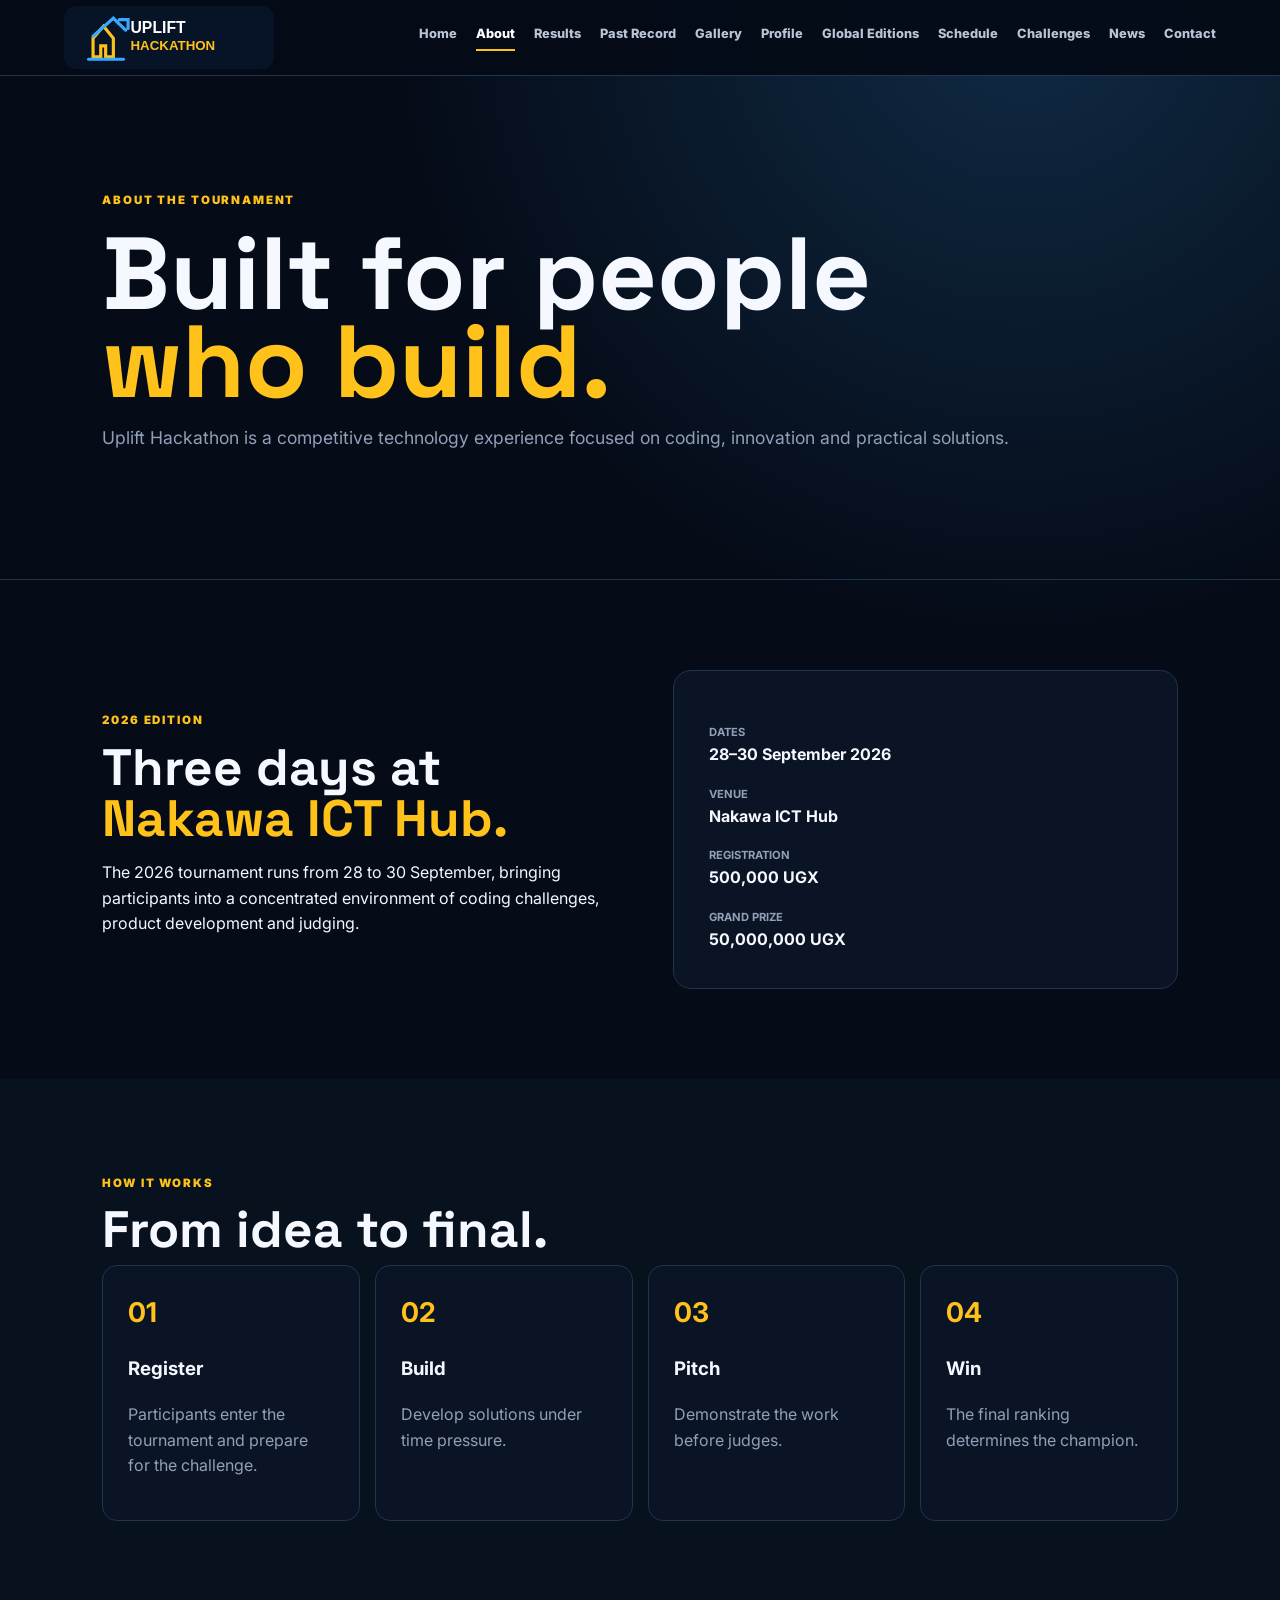
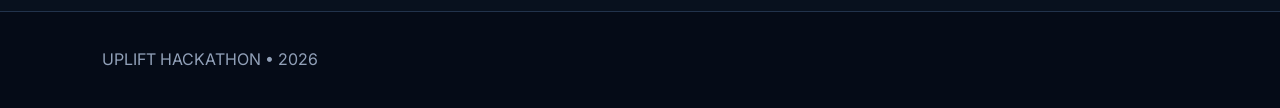
<file: about.html>
<!doctype html><html><head><meta charset="utf-8"><meta name="viewport" content="width=device-width,initial-scale=1"><title>About | Uplift Hackathon</title><link rel="stylesheet" href="style.css"><link rel="icon" href="images/logo.svg"></head><body><header class="nav"><a class="logo" href="index.html"><img src="images/logo.svg"></a><button class="hamburger">☰</button><nav><a href="index.html">Home</a><a class="active" href="about.html">About</a><a href="results.html">Results</a><a href="past.html">Past Record</a><a href="gallery.html">Gallery</a><a href="ssebunya.html">Profile</a><a href="international.html">Global Editions</a><a href="schedule.html">Schedule</a><a href="challenges.html">Challenges</a><a href="news.html">News</a><a href="contact.html">Contact</a></nav></header><main><section class="page-hero"><span class="kicker">ABOUT THE TOURNAMENT</span><h1>Built for people<br><span>who build.</span></h1><p>Uplift Hackathon is a competitive technology experience focused on coding, innovation and practical solutions.</p></section><section class="section split"><div><span class="kicker">2026 EDITION</span><h2>Three days at <span>Nakawa ICT Hub.</span></h2><p>The 2026 tournament runs from 28 to 30 September, bringing participants into a concentrated environment of coding challenges, product development and judging.</p></div><div class="info-box"><b>DATES</b><strong>28–30 September 2026</strong><b>VENUE</b><strong>Nakawa ICT Hub</strong><b>REGISTRATION</b><strong>500,000 UGX</strong><b>GRAND PRIZE</b><strong>50,000,000 UGX</strong></div></section><section class="section dark"><span class="kicker">HOW IT WORKS</span><h2>From idea to final.</h2><div class="steps"><div><b>01</b><h3>Register</h3><p>Participants enter the tournament and prepare for the challenge.</p></div><div><b>02</b><h3>Build</h3><p>Develop solutions under time pressure.</p></div><div><b>03</b><h3>Pitch</h3><p>Demonstrate the work before judges.</p></div><div><b>04</b><h3>Win</h3><p>The final ranking determines the champion.</p></div></div></section></main><footer>UPLIFT HACKATHON • 2026</footer><script src="script.js"></script></body></html>
</file>
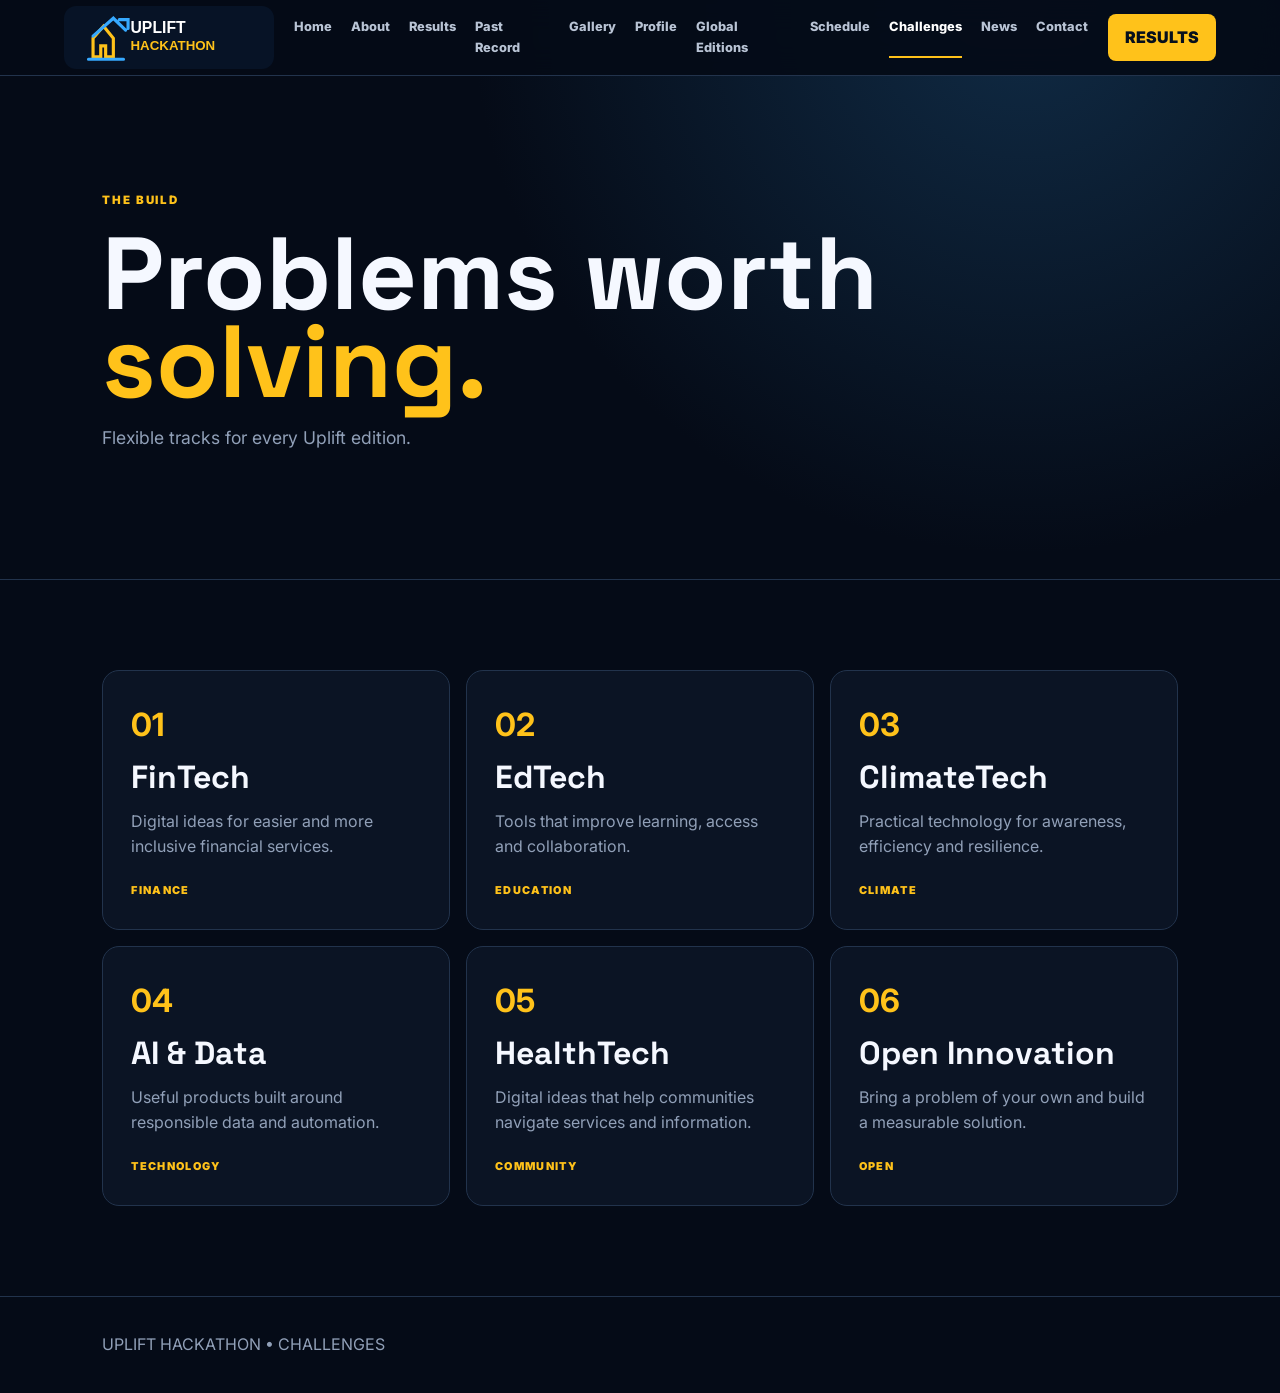
<file: challenges.html>
<!doctype html><html lang="en"><head><meta charset="utf-8"><meta name="viewport" content="width=device-width,initial-scale=1"><title>Challenges | Uplift Hackathon</title><link rel="stylesheet" href="style.css"></head><body>
<header class="nav"><a class="logo" href="index.html"><img src="images/logo.svg"></a><button class="hamburger">☰</button><nav><a href="index.html">Home</a><a href="about.html">About</a><a href="results.html">Results</a><a href="past.html">Past Record</a><a href="gallery.html">Gallery</a><a href="ssebunya.html">Profile</a><a href="international.html">Global Editions</a><a href="schedule.html">Schedule</a><a class="active" href="challenges.html">Challenges</a><a href="news.html">News</a><a href="contact.html">Contact</a></nav><a class="nav-btn" href="results.html">RESULTS</a></header>
<main><section class="page-hero"><span class="kicker">THE BUILD</span><h1>Problems worth<br><span>solving.</span></h1><p>Flexible tracks for every Uplift edition.</p></section>
<section class="section"><div class="challenge-grid"><article><b>01</b><h2>FinTech</h2><p>Digital ideas for easier and more inclusive financial services.</p><span>FINANCE</span></article><article><b>02</b><h2>EdTech</h2><p>Tools that improve learning, access and collaboration.</p><span>EDUCATION</span></article><article><b>03</b><h2>ClimateTech</h2><p>Practical technology for awareness, efficiency and resilience.</p><span>CLIMATE</span></article><article><b>04</b><h2>AI & Data</h2><p>Useful products built around responsible data and automation.</p><span>TECHNOLOGY</span></article><article><b>05</b><h2>HealthTech</h2><p>Digital ideas that help communities navigate services and information.</p><span>COMMUNITY</span></article><article><b>06</b><h2>Open Innovation</h2><p>Bring a problem of your own and build a measurable solution.</p><span>OPEN</span></article></div></section></main><footer>UPLIFT HACKATHON • CHALLENGES</footer><script src="script.js"></script></body></html>
</file>
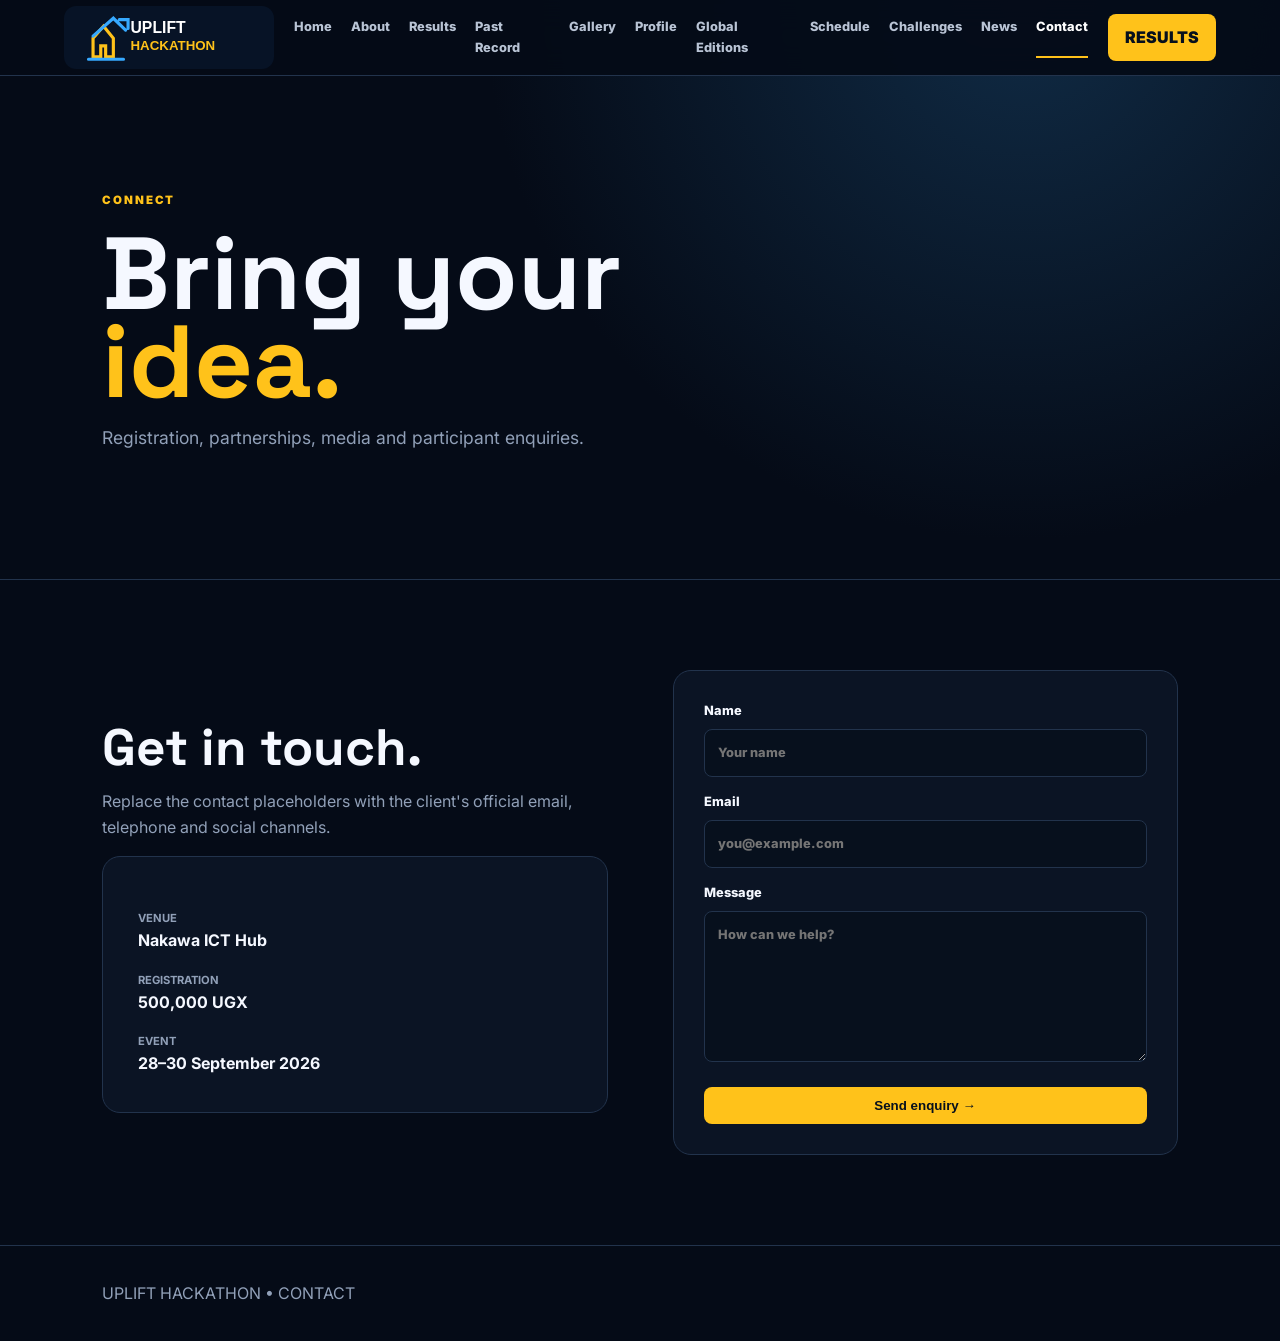
<file: contact.html>
<!doctype html><html lang="en"><head><meta charset="utf-8"><meta name="viewport" content="width=device-width,initial-scale=1"><title>Contact | Uplift Hackathon</title><link rel="stylesheet" href="style.css"></head><body>
<header class="nav"><a class="logo" href="index.html"><img src="images/logo.svg"></a><button class="hamburger">☰</button><nav><a href="index.html">Home</a><a href="about.html">About</a><a href="results.html">Results</a><a href="past.html">Past Record</a><a href="gallery.html">Gallery</a><a href="ssebunya.html">Profile</a><a href="international.html">Global Editions</a><a href="schedule.html">Schedule</a><a href="challenges.html">Challenges</a><a href="news.html">News</a><a class="active" href="contact.html">Contact</a></nav><a class="nav-btn" href="results.html">RESULTS</a></header>
<main><section class="page-hero"><span class="kicker">CONNECT</span><h1>Bring your<br><span>idea.</span></h1><p>Registration, partnerships, media and participant enquiries.</p></section>
<section class="section split"><div><h2>Get in touch.</h2><p class="muted">Replace the contact placeholders with the client's official email, telephone and social channels.</p><div class="info-box"><b>VENUE</b><strong>Nakawa ICT Hub</strong><b>REGISTRATION</b><strong>500,000 UGX</strong><b>EVENT</b><strong>28–30 September 2026</strong></div></div><form class="contact-form"><label>Name<input placeholder="Your name"></label><label>Email<input type="email" placeholder="you@example.com"></label><label>Message<textarea rows="6" placeholder="How can we help?"></textarea></label><button class="gold-btn" type="button">Send enquiry →</button></form></div></section></main><footer>UPLIFT HACKATHON • CONTACT</footer><script src="script.js"></script></body></html>
</file>
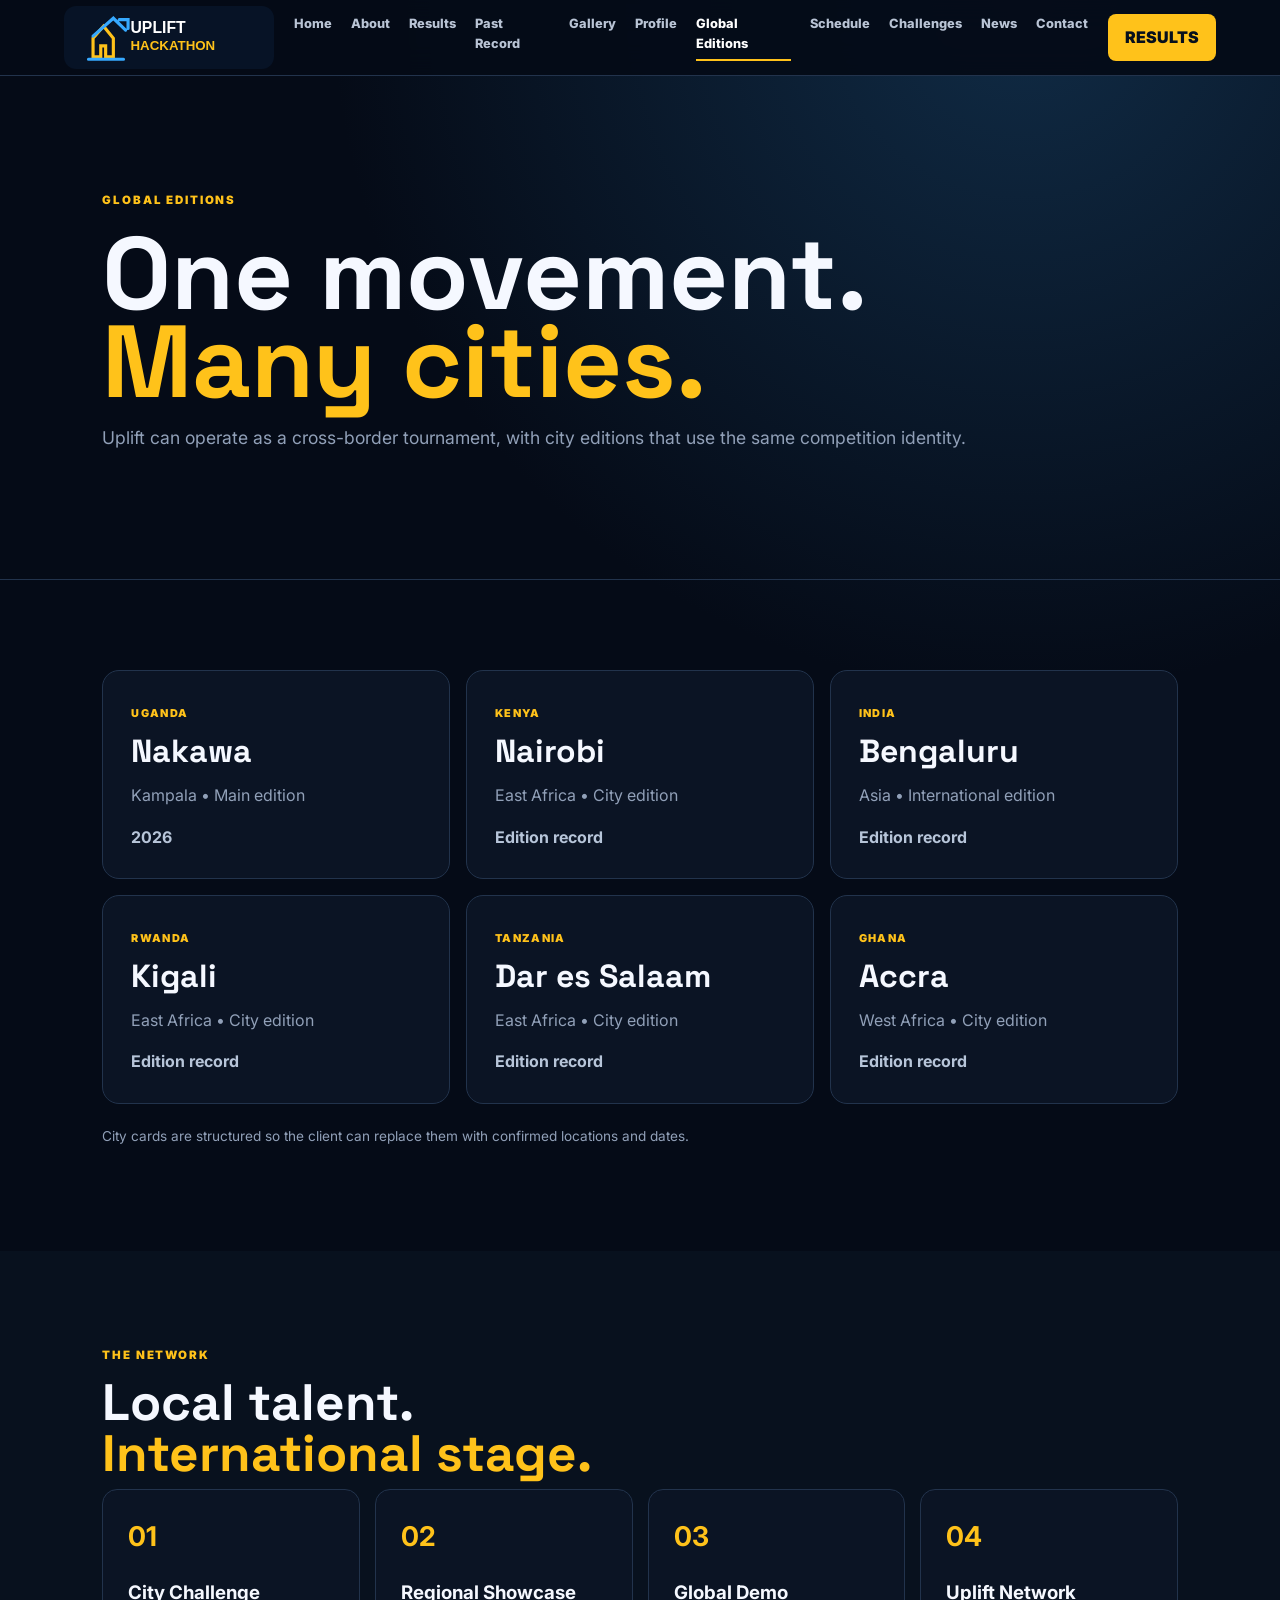
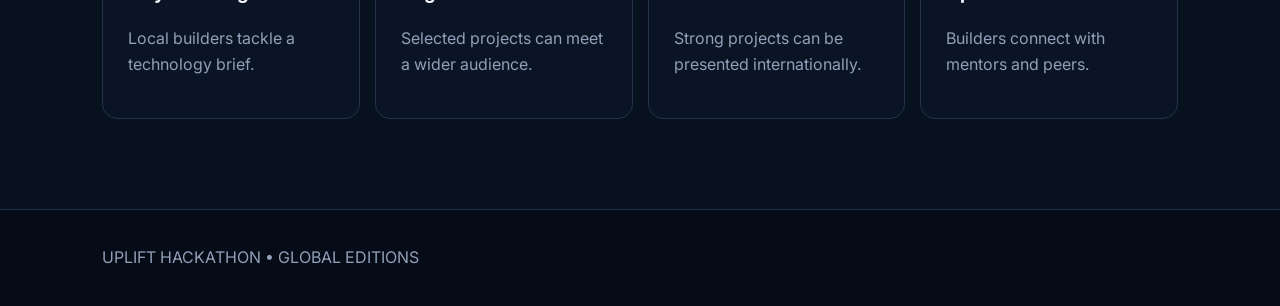
<file: international.html>
<!doctype html><html lang="en"><head><meta charset="utf-8"><meta name="viewport" content="width=device-width,initial-scale=1"><title>Global Editions | Uplift Hackathon</title><link rel="stylesheet" href="style.css"></head><body>
<header class="nav"><a class="logo" href="index.html"><img src="images/logo.svg"></a><button class="hamburger">☰</button><nav><a href="index.html">Home</a><a href="about.html">About</a><a href="results.html">Results</a><a href="past.html">Past Record</a><a href="gallery.html">Gallery</a><a href="ssebunya.html">Profile</a><a class="active" href="international.html">Global Editions</a><a href="schedule.html">Schedule</a><a href="challenges.html">Challenges</a><a href="news.html">News</a><a href="contact.html">Contact</a></nav><a class="nav-btn" href="results.html">RESULTS</a></header>
<main><section class="page-hero"><span class="kicker">GLOBAL EDITIONS</span><h1>One movement.<br><span>Many cities.</span></h1><p>Uplift can operate as a cross-border tournament, with city editions that use the same competition identity.</p></section>
<section class="section"><div class="country-grid">
<div class="country-card"><span>UGANDA</span><h2>Nakawa</h2><p>Kampala • Main edition</p><b>2026</b></div>
<div class="country-card"><span>KENYA</span><h2>Nairobi</h2><p>East Africa • City edition</p><b>Edition record</b></div>
<div class="country-card"><span>INDIA</span><h2>Bengaluru</h2><p>Asia • International edition</p><b>Edition record</b></div>
<div class="country-card"><span>RWANDA</span><h2>Kigali</h2><p>East Africa • City edition</p><b>Edition record</b></div>
<div class="country-card"><span>TANZANIA</span><h2>Dar es Salaam</h2><p>East Africa • City edition</p><b>Edition record</b></div>
<div class="country-card"><span>GHANA</span><h2>Accra</h2><p>West Africa • City edition</p><b>Edition record</b></div>
</div><p class="small-note">City cards are structured so the client can replace them with confirmed locations and dates.</p></section>
<section class="section dark"><span class="kicker">THE NETWORK</span><h2>Local talent.<br><span>International stage.</span></h2><div class="steps"><div><b>01</b><h3>City Challenge</h3><p>Local builders tackle a technology brief.</p></div><div><b>02</b><h3>Regional Showcase</h3><p>Selected projects can meet a wider audience.</p></div><div><b>03</b><h3>Global Demo</h3><p>Strong projects can be presented internationally.</p></div><div><b>04</b><h3>Uplift Network</h3><p>Builders connect with mentors and peers.</p></div></div></section></main><footer>UPLIFT HACKATHON • GLOBAL EDITIONS</footer><script src="script.js"></script></body></html>
</file>
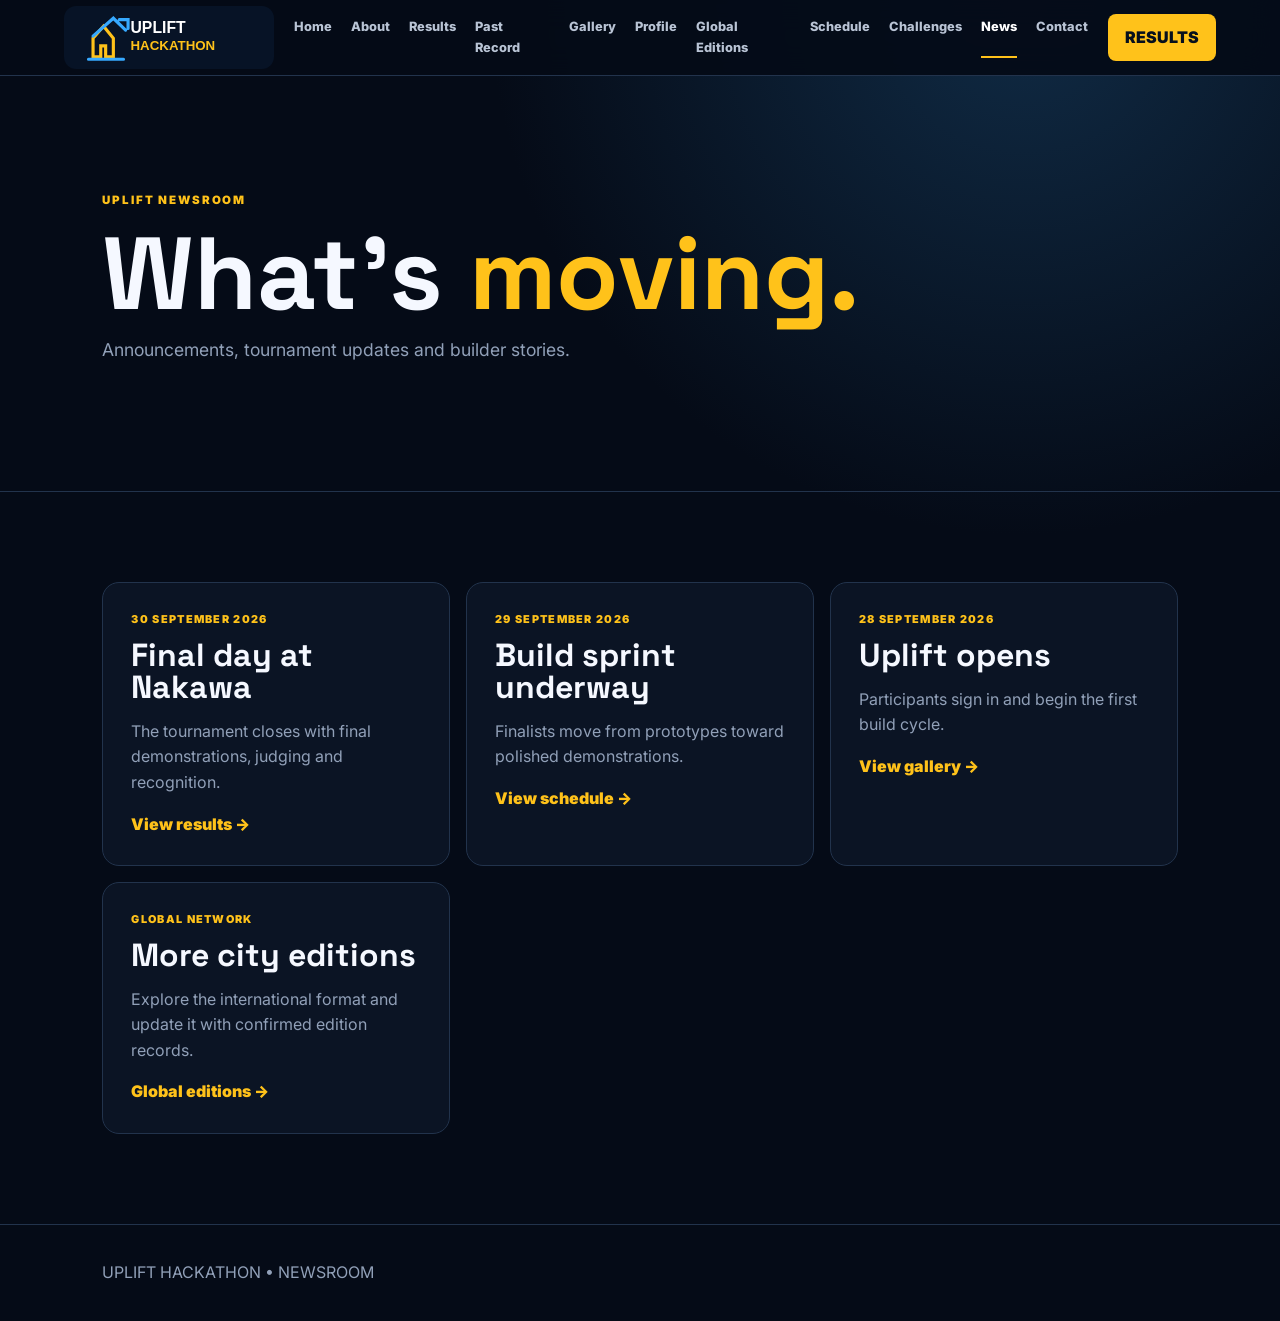
<file: news.html>
<!doctype html><html lang="en"><head><meta charset="utf-8"><meta name="viewport" content="width=device-width,initial-scale=1"><title>News | Uplift Hackathon</title><link rel="stylesheet" href="style.css"></head><body>
<header class="nav"><a class="logo" href="index.html"><img src="images/logo.svg"></a><button class="hamburger">☰</button><nav><a href="index.html">Home</a><a href="about.html">About</a><a href="results.html">Results</a><a href="past.html">Past Record</a><a href="gallery.html">Gallery</a><a href="ssebunya.html">Profile</a><a href="international.html">Global Editions</a><a href="schedule.html">Schedule</a><a href="challenges.html">Challenges</a><a class="active" href="news.html">News</a><a href="contact.html">Contact</a></nav><a class="nav-btn" href="results.html">RESULTS</a></header>
<main><section class="page-hero"><span class="kicker">UPLIFT NEWSROOM</span><h1>What's <span>moving.</span></h1><p>Announcements, tournament updates and builder stories.</p></section>
<section class="section"><div class="news-grid"><article><span>30 SEPTEMBER 2026</span><h2>Final day at Nakawa</h2><p>The tournament closes with final demonstrations, judging and recognition.</p><a href="results.html">View results →</a></article><article><span>29 SEPTEMBER 2026</span><h2>Build sprint underway</h2><p>Finalists move from prototypes toward polished demonstrations.</p><a href="schedule.html">View schedule →</a></article><article><span>28 SEPTEMBER 2026</span><h2>Uplift opens</h2><p>Participants sign in and begin the first build cycle.</p><a href="gallery.html">View gallery →</a></article><article><span>GLOBAL NETWORK</span><h2>More city editions</h2><p>Explore the international format and update it with confirmed edition records.</p><a href="international.html">Global editions →</a></article></div></section></main><footer>UPLIFT HACKATHON • NEWSROOM</footer><script src="script.js"></script></body></html>
</file>
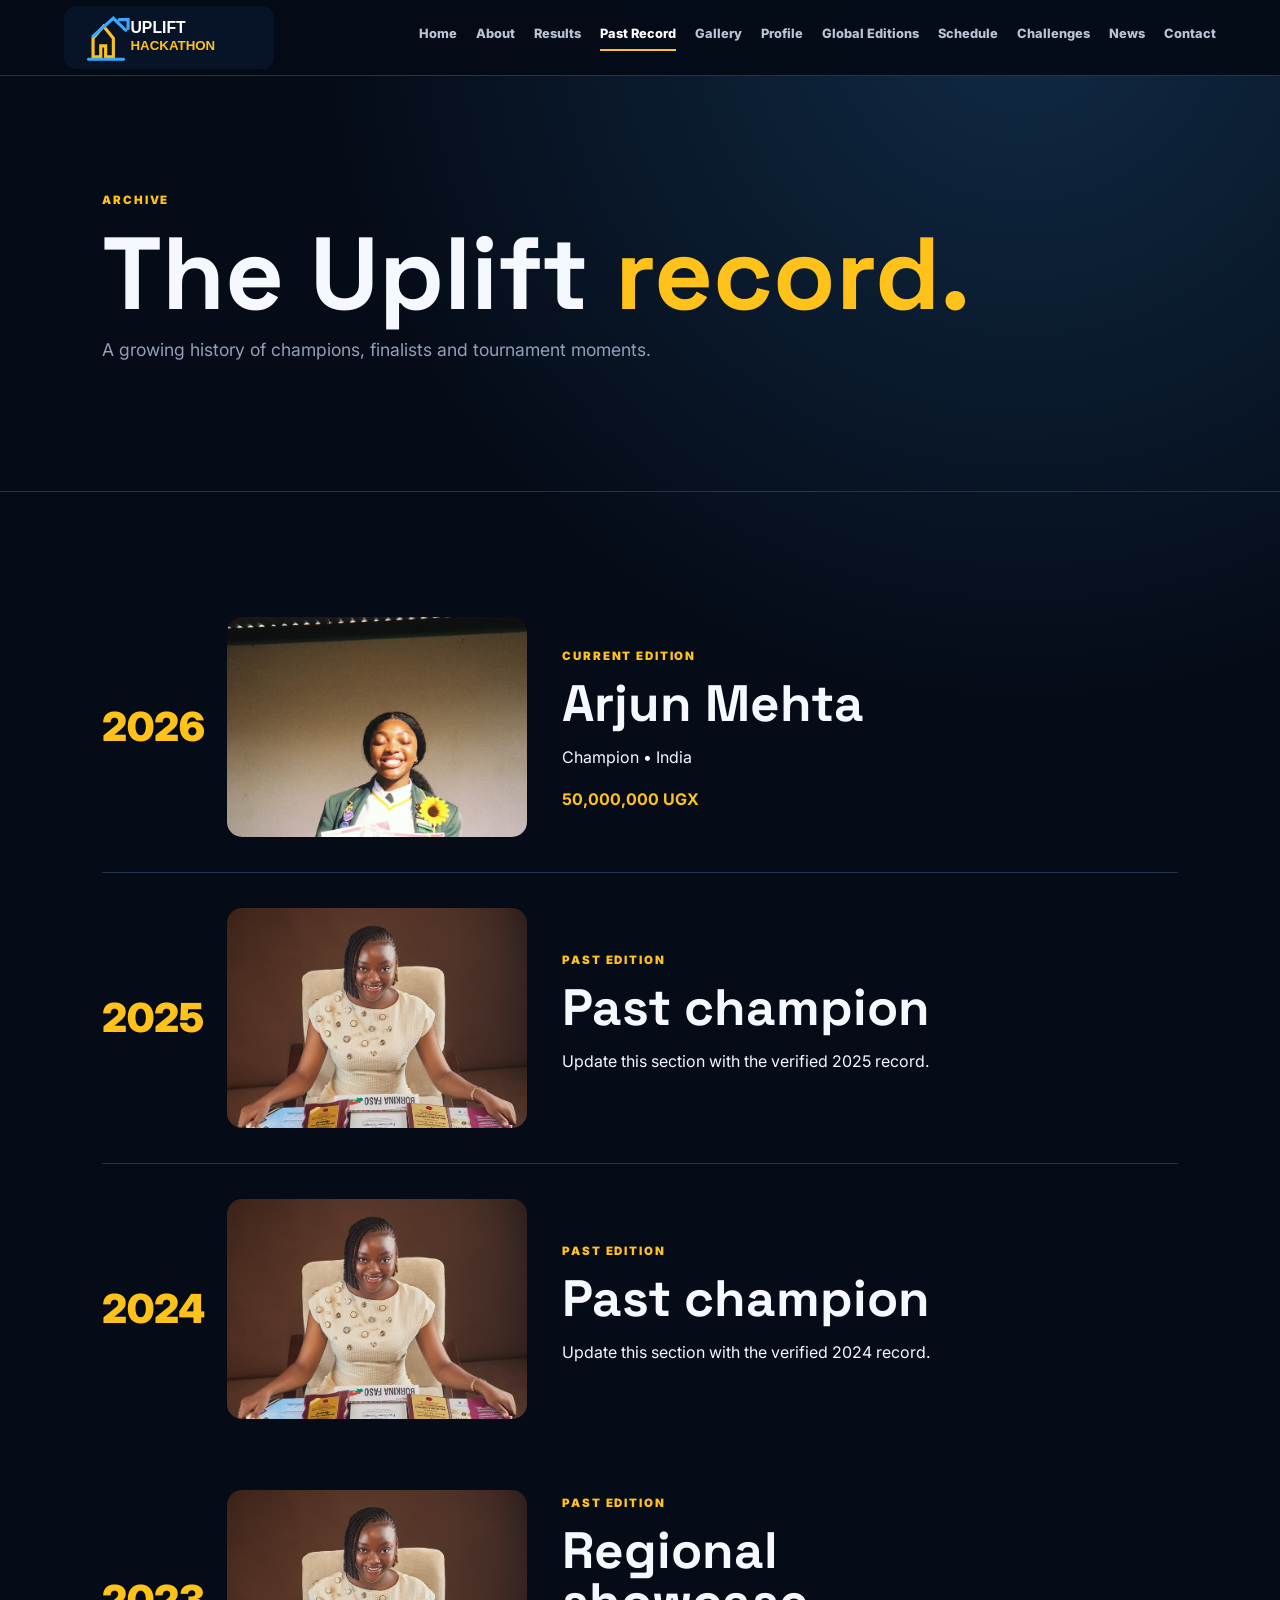
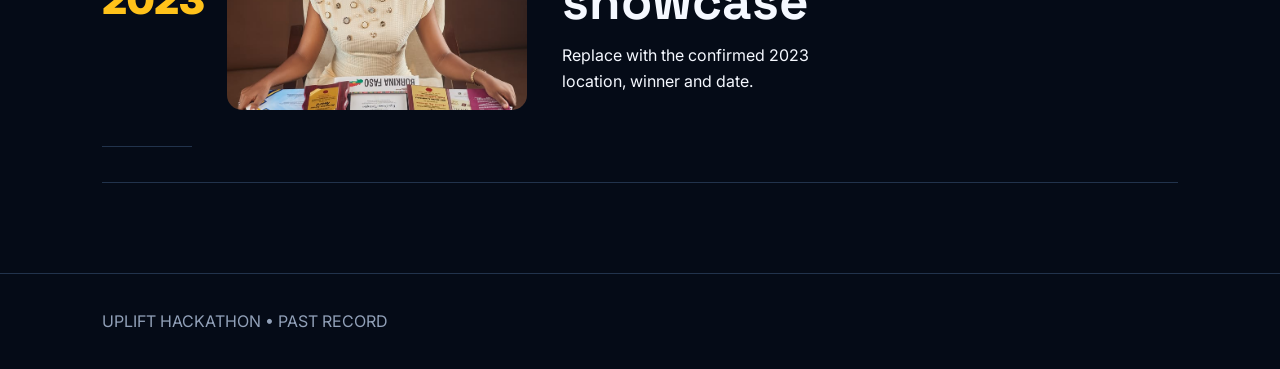
<file: past.html>
<!doctype html><html><head><meta charset="utf-8"><meta name="viewport" content="width=device-width,initial-scale=1"><title>Past Record | Uplift Hackathon</title><link rel="stylesheet" href="style.css"></head><body><header class="nav"><a class="logo" href="index.html"><img src="images/logo.svg"></a><button class="hamburger">☰</button><nav><a href="index.html">Home</a><a href="about.html">About</a><a href="results.html">Results</a><a class="active" href="past.html">Past Record</a><a href="gallery.html">Gallery</a><a href="ssebunya.html">Profile</a><a href="international.html">Global Editions</a><a href="schedule.html">Schedule</a><a href="challenges.html">Challenges</a><a href="news.html">News</a><a href="contact.html">Contact</a></nav></header><main><section class="page-hero"><span class="kicker">ARCHIVE</span><h1>The Uplift <span>record.</span></h1><p>A growing history of champions, finalists and tournament moments.</p></section><section class="section"><div class="history"><div class="year">2026</div><img data-img="3" src="images/3.jpeg"><div><span class="kicker">CURRENT EDITION</span><h2>Arjun Mehta</h2><p>Champion • India</p><b>50,000,000 UGX</b></div></div><div class="history"><div class="year">2025</div><img data-img="6" src="images/6.jpeg"><div><span class="kicker">PAST EDITION</span><h2>Past champion</h2><p>Update this section with the verified 2025 record.</p></div></div><div class="history"><div class="year">2024</div><img data-img="6" src="images/6.jpeg"><div><span class="kicker">PAST EDITION</span><h2>Past champion</h2><p>Update this section with the verified 2024 record.</p></div><div class="history"><div class="year">2023</div><img data-img="6" src="images/6.jpeg"><div><span class="kicker">PAST EDITION</span><h2>Regional showcase</h2><p>Replace with the confirmed 2023 location, winner and date.</p></div></div></div></section></main><footer>UPLIFT HACKATHON • PAST RECORD</footer><script src="script.js"></script></body></html>
</file>
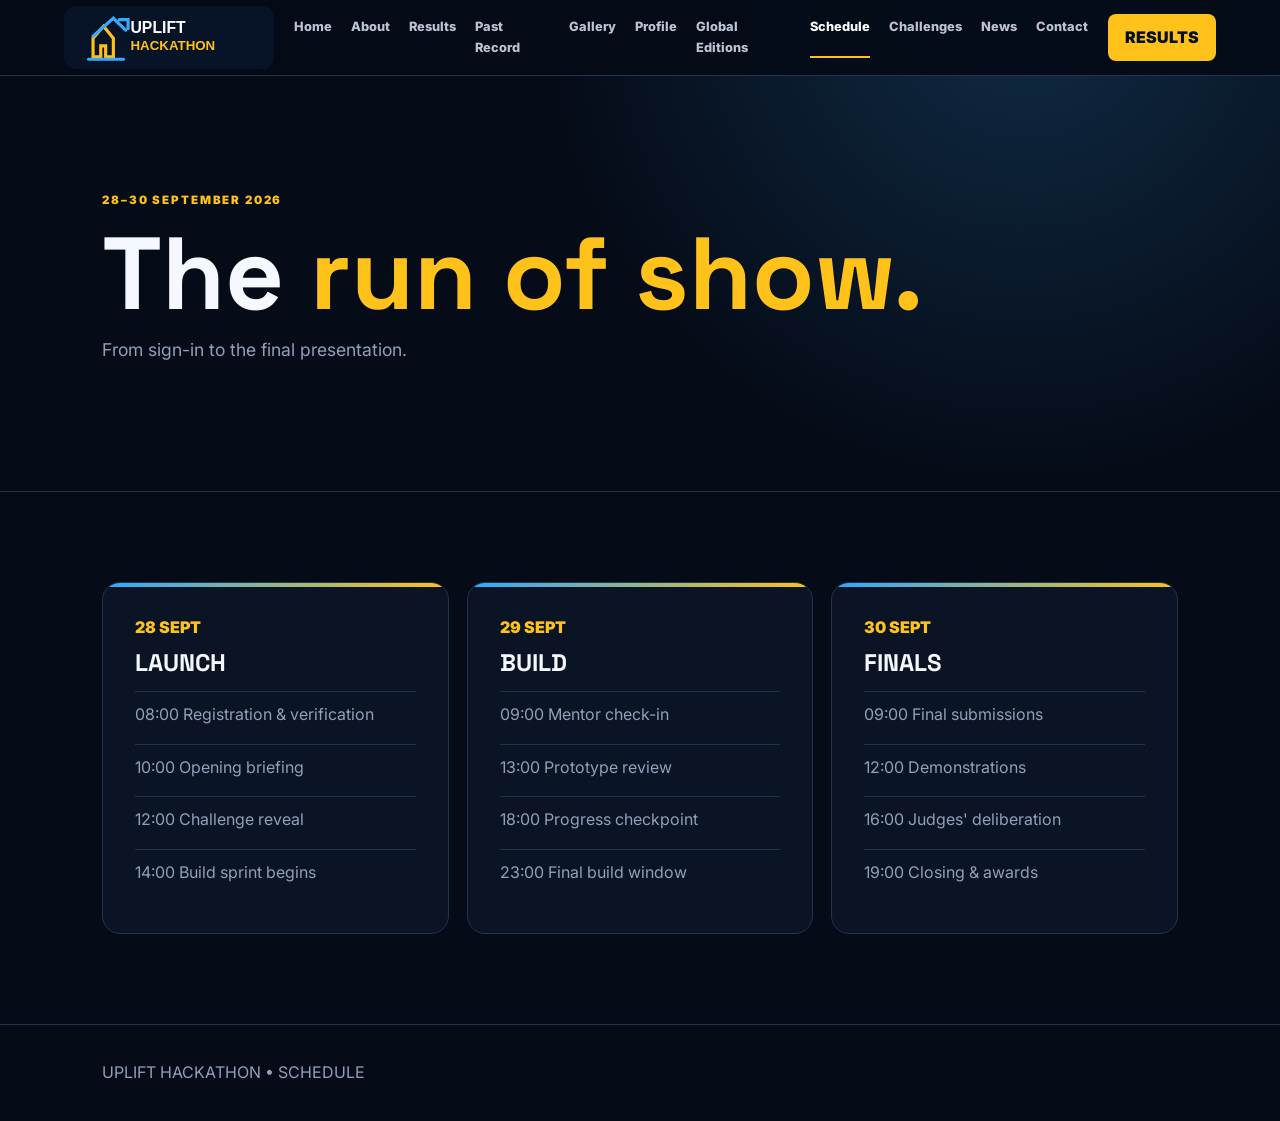
<file: schedule.html>
<!doctype html><html lang="en"><head><meta charset="utf-8"><meta name="viewport" content="width=device-width,initial-scale=1"><title>Schedule | Uplift Hackathon</title><link rel="stylesheet" href="style.css"></head><body>
<header class="nav"><a class="logo" href="index.html"><img src="images/logo.svg"></a><button class="hamburger">☰</button><nav><a href="index.html">Home</a><a href="about.html">About</a><a href="results.html">Results</a><a href="past.html">Past Record</a><a href="gallery.html">Gallery</a><a href="ssebunya.html">Profile</a><a href="international.html">Global Editions</a><a class="active" href="schedule.html">Schedule</a><a href="challenges.html">Challenges</a><a href="news.html">News</a><a href="contact.html">Contact</a></nav><a class="nav-btn" href="results.html">RESULTS</a></header>
<main><section class="page-hero"><span class="kicker">28–30 SEPTEMBER 2026</span><h1>The <span>run of show.</span></h1><p>From sign-in to the final presentation.</p></section>
<section class="section"><div class="schedule"><div><span>28 SEPT</span><h2>LAUNCH</h2><p>08:00 Registration & verification</p><p>10:00 Opening briefing</p><p>12:00 Challenge reveal</p><p>14:00 Build sprint begins</p></div><div><span>29 SEPT</span><h2>BUILD</h2><p>09:00 Mentor check-in</p><p>13:00 Prototype review</p><p>18:00 Progress checkpoint</p><p>23:00 Final build window</p></div><div><span>30 SEPT</span><h2>FINALS</h2><p>09:00 Final submissions</p><p>12:00 Demonstrations</p><p>16:00 Judges' deliberation</p><p>19:00 Closing & awards</p></div></div></section></main><footer>UPLIFT HACKATHON • SCHEDULE</footer><script src="script.js"></script></body></html>
</file>
<file: style.css>
@import url('https://fonts.googleapis.com/css2?family=Inter:wght@400;600;700;800;900&family=Space+Grotesk:wght@600;700&display=swap');
:root{--bg:#050b17;--panel:#0b1424;--muted:#91a0b8;--white:#f5f8ff;--blue:#2ea8ff;--gold:#ffc21a;--line:#22334c}*{box-sizing:border-box}html{scroll-behavior:smooth}body{margin:0;background:radial-gradient(circle at 80% 0,#102b45,transparent 32%),var(--bg);color:var(--white);font-family:Inter,Arial,sans-serif;line-height:1.6}.progress{position:fixed;z-index:100;top:0;left:0;height:3px;width:0;background:linear-gradient(90deg,var(--blue),var(--gold))}.nav{height:76px;padding:0 5%;display:flex;align-items:center;justify-content:space-between;gap:20px;background:#050b17ee;border-bottom:1px solid var(--line);backdrop-filter:blur(15px);position:sticky;top:0;z-index:50}.logo img{width:210px;height:63px;display:block}.nav nav{display:flex;gap:19px}.nav nav a{color:#b9c4d5;text-decoration:none;font-size:.8rem;font-weight:800}.nav nav a:hover,.nav nav a.active{color:#fff}.nav nav a.active{border-bottom:2px solid var(--gold);padding-bottom:5px}.nav-btn,.gold-btn{background:var(--gold);color:#07101d;text-decoration:none;font-weight:900;padding:11px 17px;border-radius:8px}.hamburger{display:none;color:#fff;background:none;border:0;font-size:26px}.hero{min-height:680px;padding:85px 8%;display:grid;grid-template-columns:1.2fr .8fr;align-items:center;gap:50px}.kicker{font-size:.72rem;color:var(--gold);font-weight:900;letter-spacing:.16em}.hero h1,.page-hero h1,.profile-hero h1{font-family:'Space Grotesk';font-size:clamp(4rem,8vw,7.5rem);line-height:.86;margin:18px 0}.hero h1 span,.page-hero h1 span,.profile-hero h1 span,h2 span{color:var(--gold)}.hero-lead{max-width:620px;color:var(--muted);font-size:1.15rem}.event-pills{display:flex;flex-wrap:wrap;gap:10px;margin:25px 0}.event-pills span{border:1px solid var(--line);padding:8px 12px;border-radius:99px;font-size:.72rem;font-weight:900}.gold-btn{display:inline-block;margin-top:10px}.hero-side{height:450px;position:relative;display:grid;place-items:center}.orbit{position:absolute;width:370px;height:370px;border:1px solid #235477;border-radius:50%;box-shadow:0 0 100px #1477aa33;animation:spin 15s linear infinite}.orbit:after{content:'';position:absolute;width:13px;height:13px;border-radius:50%;background:var(--gold);top:30px;left:60px;box-shadow:0 0 25px var(--gold)}.prize-card{position:relative;width:290px;height:290px;border:1px solid #496078;border-radius:50%;display:flex;flex-direction:column;justify-content:center;align-items:center;background:radial-gradient(circle,#172b45,#07101d);z-index:2}.prize-card strong{font-size:6rem;line-height:.9;color:var(--white);font-family:'Space Grotesk'}.prize-card small{font-weight:900;color:var(--gold)}.prize-card b{font-size:1.8rem;color:var(--gold)}.prize-card em{color:var(--muted);font-style:normal}.float-tag{position:absolute;z-index:4;background:#0c1a2c;border:1px solid var(--line);padding:12px 15px;border-radius:9px;font-weight:800}.tag1{top:50px;left:15px}.tag2{bottom:50px;right:5px}.ticker{display:grid;grid-template-columns:repeat(4,1fr);border-block:1px solid var(--line);background:#091322}.ticker div{padding:24px;text-align:center;border-right:1px solid var(--line);font-size:.7rem;color:var(--muted);font-weight:900}.ticker b{display:block;color:#fff;font-size:.9rem}.section{padding:90px 8%}.dark{background:#08111e}.section-top{display:flex;justify-content:space-between;gap:40px;align-items:end;margin-bottom:40px}.section-top>p{max-width:470px;color:var(--muted)}h2{font-family:'Space Grotesk';font-size:clamp(2.3rem,4vw,4rem);line-height:1;margin:10px 0}.text-btn{color:var(--gold);text-decoration:none;font-weight:900}.stat-grid{display:grid;grid-template-columns:repeat(4,1fr);border:1px solid var(--line);border-radius:18px;overflow:hidden}.stat{text-align:center;padding:35px;border-right:1px solid var(--line)}.stat:last-child{border:0}.stat strong{font-size:3.5rem;color:var(--gold);display:block}.stat span{font-size:.7rem;color:var(--muted);font-weight:900}.people{display:grid;grid-template-columns:1.15fr 1fr 1fr;gap:17px}.person{background:var(--panel);border:1px solid var(--line);border-radius:17px;overflow:hidden;transition:.35s}.person:hover{transform:translateY(-8px);border-color:#3e6790}.person.champion{border-color:#846719}.photo{height:300px;background:#132033}.photo img{width:100%;height:100%;object-fit:cover}.person-info{padding:20px}.place{font-size:.68rem;color:var(--gold);font-weight:900}.person h3{font-size:1.6rem;margin:6px 0}.person p{color:var(--muted);margin:0 0 12px}.person strong{display:block;color:var(--gold);font-size:1.15rem}.person small{color:#71839d;font-weight:800}.split{display:grid;grid-template-columns:1fr 1fr;gap:65px;align-items:center}.image-frame{height:430px;border-radius:20px;overflow:hidden;border:1px solid var(--line)}.image-frame img{width:100%;height:100%;object-fit:cover}.feature-list div{display:grid;grid-template-columns:40px 1fr;gap:4px;border-top:1px solid var(--line);padding:17px 0;color:var(--gold)}.feature-list b{color:#fff}.feature-list span{grid-column:2;color:var(--muted);font-size:.85rem}.mini-gallery{display:grid;grid-template-columns:1.3fr 1fr 1fr 1fr;gap:10px;height:250px}.mini-gallery img{width:100%;height:100%;object-fit:cover;border-radius:12px;transition:.4s}.mini-gallery img:hover{transform:scale(1.03)}.cta{margin:0 8% 80px;padding:50px 60px;border:1px solid #66531c;border-radius:22px;background:linear-gradient(110deg,#172338,#0b1422);display:flex;justify-content:space-between;align-items:center}.page-hero{padding:110px 8%;border-bottom:1px solid var(--line)}.page-hero p{color:var(--muted);font-size:1.1rem}.info-box{padding:35px;background:var(--panel);border:1px solid var(--line);border-radius:18px}.info-box b,.info-box strong{display:block}.info-box b{font-size:.7rem;color:var(--muted);margin-top:18px}.steps{display:grid;grid-template-columns:repeat(4,1fr);gap:15px}.steps div{padding:25px;border:1px solid var(--line);border-radius:15px;background:var(--panel)}.steps b{color:var(--gold);font-size:1.7rem}.steps p{color:var(--muted)}.leaderboard{max-width:1000px}.rank-row{display:flex;align-items:center;gap:25px;padding:18px;border-bottom:1px solid var(--line)}.rank-row>span{font-size:2rem;color:var(--gold);font-weight:900;width:50px}.rank-row img{width:95px;height:95px;object-fit:cover;border-radius:12px}.rank-row div{flex:1}.rank-row small{color:var(--gold);font-weight:900}.rank-row h2{font-size:1.5rem}.rank-row p{color:var(--muted);margin:0}.rank-row strong{color:var(--gold)}.champion-row{background:linear-gradient(90deg,#1d2a19,#0b1424);border:1px solid #725c1b;border-radius:15px}.winner-all{margin-top:30px;padding:20px;border:1px solid #6b571d;border-radius:15px;background:#17170d}.winner-all b{display:block;color:var(--gold)}.winner-all span{color:var(--muted)}.history{display:grid;grid-template-columns:90px 300px 1fr;gap:35px;align-items:center;padding:35px 0;border-bottom:1px solid var(--line)}.history .year{font-size:2.5rem;color:var(--gold);font-weight:900}.history img{width:300px;height:220px;object-fit:cover;border-radius:15px}.history b{color:var(--gold)}.gallery{display:grid;grid-template-columns:repeat(3,1fr);gap:15px}.gallery figure{margin:0;background:var(--panel);border:1px solid var(--line);border-radius:15px;overflow:hidden}.gallery .wide{grid-column:span 2}.gallery img{display:block;width:100%;height:280px;object-fit:cover}.gallery .wide img{height:360px}.gallery figcaption{padding:13px;color:var(--muted)}.profile-hero{padding:80px 8%;display:grid;grid-template-columns:.7fr 1.3fr;gap:60px;align-items:center}.profile-img{height:520px;border-radius:24px;overflow:hidden;border:1px solid var(--line)}.profile-img img{width:100%;height:100%;object-fit:cover}.profile-grid{display:grid;grid-template-columns:1fr 1fr;margin-top:30px;border-top:1px solid var(--line)}.profile-grid span,.profile-grid b{padding:13px 0;border-bottom:1px solid var(--line)}.profile-grid span{color:var(--muted);font-size:.75rem}.reveal{opacity:1;transform:none}footer{border-top:1px solid var(--line);padding:35px 8%;display:flex;gap:30px;align-items:center;color:var(--muted)}footer img{width:180px}@keyframes spin{to{transform:rotate(360deg)}}@media(max-width:900px){.nav nav{display:none}.nav nav.mobile-open{display:flex;position:absolute;top:76px;left:0;right:0;flex-direction:column;gap:0;background:#050b17;border-bottom:1px solid var(--line);padding:12px 6%;box-shadow:0 12px 30px #0008}.nav nav.mobile-open a{display:block;padding:13px 0;border-bottom:1px solid var(--line)}.nav-btn{display:none}.hamburger{display:block}.hero,.split,.profile-hero{grid-template-columns:1fr}.ticker,.stat-grid,.people,.steps{grid-template-columns:1fr 1fr}.mini-gallery{grid-template-columns:1fr 1fr;height:400px}.history{grid-template-columns:70px 1fr}.history img{width:100%;height:200px}.history>div:last-child{grid-column:2}.gallery{grid-template-columns:1fr 1fr}.gallery .wide{grid-column:span 2}}@media(max-width:550px){.ticker,.stat-grid,.people,.steps,.gallery{grid-template-columns:1fr}.gallery .wide{grid-column:auto}.rank-row{gap:10px}.rank-row img{width:70px;height:70px}.rank-row>span{width:30px}.history{grid-template-columns:1fr}.history img{width:100%;height:230px}.history>div:last-child{grid-column:auto}.cta{margin:0 5% 50px;padding:30px;display:block}.section{padding:65px 6%}}

.mobile-open{display:flex!important;position:absolute!important;top:68px;left:0;right:0;background:#07101d;padding:18px;flex-direction:column;align-items:flex-start;border-bottom:1px solid var(--line);z-index:80}
.country-grid,.challenge-grid,.news-grid{display:grid;grid-template-columns:repeat(3,1fr);gap:16px}
.country-card,.challenge-grid article,.news-grid article{background:var(--panel);border:1px solid var(--line);border-radius:17px;padding:28px;transition:.3s}
.country-card:hover,.challenge-grid article:hover,.news-grid article:hover{transform:translateY(-6px);border-color:#45627e}
.country-card>span,.challenge-grid article>span,.news-grid article>span{color:var(--gold);font-size:.68rem;font-weight:900;letter-spacing:.12em}
.country-card h2,.challenge-grid h2,.news-grid h2{font-size:2rem}.country-card p,.challenge-grid p,.news-grid p,.muted,.small-note{color:var(--muted)}
.country-card b{color:#b7c5d9}.small-note{margin-top:22px;font-size:.85rem}
.schedule{display:grid;grid-template-columns:repeat(3,1fr);gap:18px}.schedule>div{padding:32px;border:1px solid var(--line);border-radius:18px;background:var(--panel);position:relative;overflow:hidden}.schedule>div:before{content:"";position:absolute;top:0;left:0;right:0;height:4px;background:linear-gradient(90deg,var(--blue),var(--gold))}.schedule span{color:var(--gold);font-weight:900}.schedule h2{font-size:1.5rem}.schedule p{color:var(--muted);border-top:1px solid var(--line);padding-top:10px}.challenge-grid article>b{font-size:2rem;color:var(--gold)}.news-grid article>span{display:block}.news-grid a{color:var(--gold);text-decoration:none;font-weight:900}
.contact-form{display:flex;flex-direction:column;gap:15px;background:var(--panel);padding:30px;border:1px solid var(--line);border-radius:18px}.contact-form label{font-size:.8rem;font-weight:800}.contact-form input,.contact-form textarea{display:block;width:100%;margin-top:7px;background:#07101d;border:1px solid var(--line);border-radius:8px;padding:13px;color:white;font:inherit}.contact-form button{border:0;cursor:pointer}
@media(max-width:900px){.country-grid,.challenge-grid,.news-grid,.schedule{grid-template-columns:1fr 1fr}}@media(max-width:550px){.country-grid,.challenge-grid,.news-grid,.schedule{grid-template-columns:1fr}}

/* Numbered image system */
.numbered-photo{min-height:180px;overflow:hidden;position:relative}
.numbered-photo img{width:100%;height:100%;min-height:180px;object-fit:cover;display:block}
.numbered-photo:has(img.image-missing){display:none}
.image-missing{display:none!important}
.image-note{font-size:.82rem;opacity:.7;margin-top:8px}
@media(max-width:700px){.numbered-photo{min-height:150px}.numbered-photo img{min-height:150px}}
</file>
